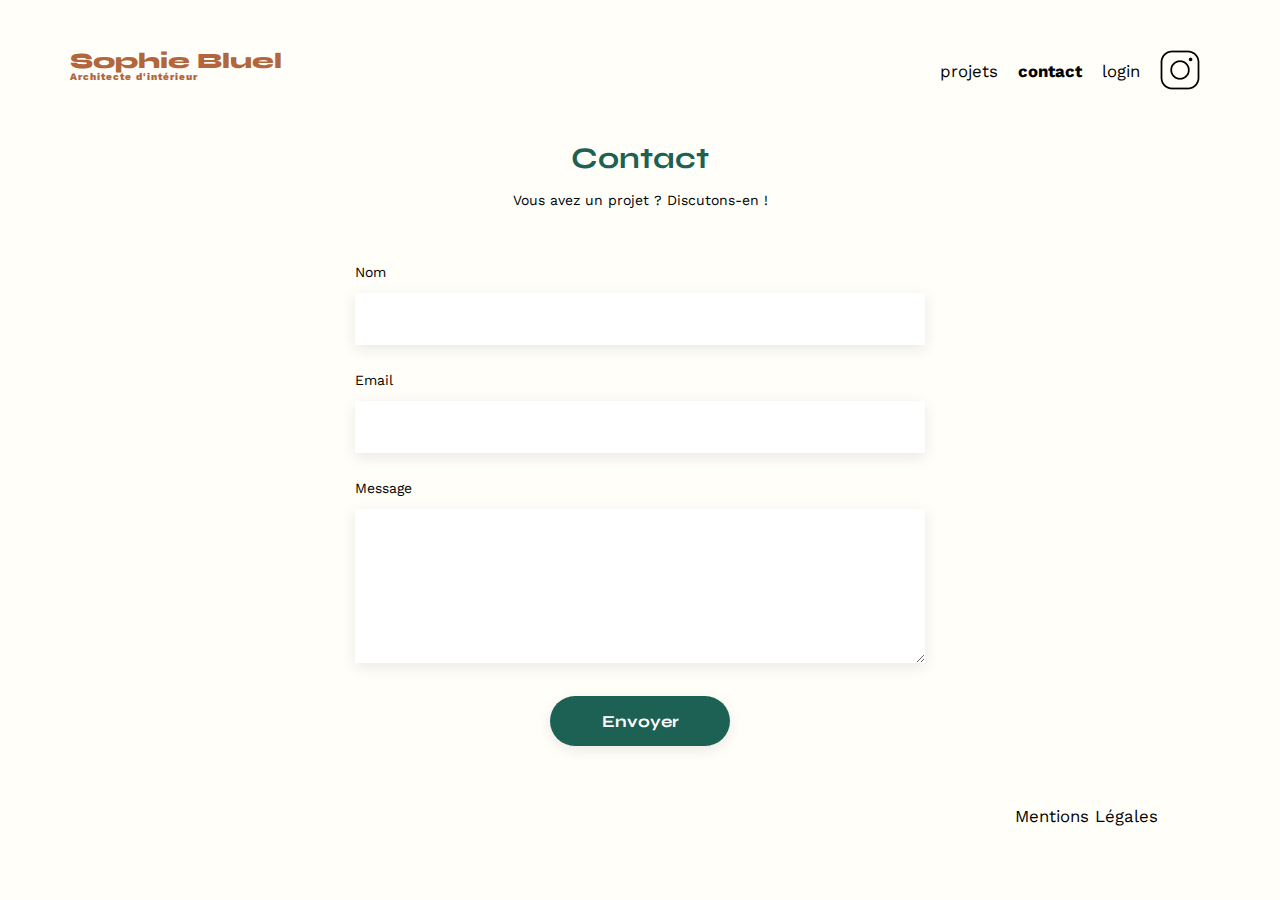
<file: FrontEnd/contact.html>
<!DOCTYPE html>
<html lang="fr">
	<head>
		<meta charset="UTF-8">
		<title>Sophie Bluel - Architecte d'intérieur</title>
		<meta name="viewport" content="width=device-width, initial-scale=1.0">
		<link rel="preconnect" href="https://fonts.googleapis.com">
		<link rel="preconnect" href="https://fonts.gstatic.com" crossorigin>
		<link href="https://fonts.googleapis.com/css2?family=Syne:wght@700;800&family=Work+Sans&display=swap" rel="stylesheet">
		<meta name="description" content="">
		<link rel="stylesheet" href="./assets/style.css">
		<script src="js/logswitch.js" defer></script>
	</head>

	<body>

		<header>
			<h1>Sophie Bluel <span>Architecte d'intérieur</span></h1>
			<nav>
				<ul>
					<li><a href="index.html" class="nav-link" data-active="false">projets</a></li>
					<li><a href="contact.html" class="nav-link" data-active="true">contact</a></li>
					<li><a class="nav-link" data-active="false" id="logInOut"></a></li>
					<li><img src="./assets/icons/instagram.png" alt="Instagram"></li>
				</ul>
			</nav>
		</header>

		<main>
			<section id="contact">
				<h2>Contact</h2>
				<p>Vous avez un projet ? Discutons-en !</p>
				<form action="#" method="post">
					<label for="name">Nom</label>
					<input type="text" name="name" id="name">
					<label for="email">Email</label>
					<input type="email" name="email" id="email">
					<label for="message">Message</label>
					<textarea name="message" id="message" cols="30" rows="10"></textarea>
					<input type="submit" value="Envoyer" id="button">
				</form>
			</section>
		</main>

		<footer class="footer">
			<nav>
				<ul>
					<li><a href="#">Mentions Légales<a/></li>
				</ul>
			</nav>
		</footer>

	</body>
</html>
</file>
<file: FrontEnd/assets/style.css>
/* http://meyerweb.com/eric/tools/css/reset/
   v2.0 | 20110126
   License: none (public domain)
*/

html, body, div, span, applet, object, iframe,
h1, h2, h3, h4, h5, h6, p, blockquote, pre,
a, abbr, acronym, address, big, cite, code,
del, dfn, em, img, ins, kbd, q, s, samp,
small, strike, strong, sub, sup, tt, var,
b, u, i, center,
dl, dt, dd, ol, ul, li,
fieldset, form, label, legend,
table, caption, tbody, tfoot, thead, tr, th, td,
article, aside, canvas, details, embed,
figure, figcaption, footer, header, hgroup,
menu, nav, output, ruby, section, summary,
time, mark, audio, video {
	margin: 0;
	padding: 0;
	border: 0;
	font-size: 100%;
	font: inherit;
	vertical-align: baseline;
}
/* HTML5 display-role reset for older browsers */
article, aside, details, figcaption, figure,
footer, header, hgroup, menu, section {
	display: block;
}
body {
	line-height: 1;
}
ol, ul {
	list-style: none;
}
blockquote, q {
	quotes: none;
}
blockquote:before, blockquote:after,
q:before, q:after {
	content: '';
	content: none;
}
table {
	border-collapse: collapse;
	border-spacing: 0;
}
/** end reset css**/
body {
	max-width: 1440px;
	margin:auto;
	background: #FFFEF8;
	font-family: 'Work Sans' ;
	font-size: 14px;
}
header {
	display: flex;
	justify-content: space-between;
	margin: 50px 0
}
header, main, footer {
	max-width: 1140px;
	margin-inline: auto;
}
section {
	margin: 50px 0
}

h1{
	display: flex;
	flex-direction: column;
	font-family: 'Syne';
	font-size: 22px;
	font-weight: 800;
	color: #B1663C
}

h1 > span {
	font-family: 'Work Sans';
	font-size:10px;
	letter-spacing: 0.1em;
;
}

h2{
	font-family: 'Syne';
	font-weight: 700;
	font-size: 30px;
	color: #1D6154
}
nav{
	display: flex;
	align-items: center;
}
nav ul {
	display: flex;
	align-items: center;
	list-style-type: none;
}
nav li {
	padding: 0 10px;
	font-size: 1.2em;
}

a {
	color: black;
	text-decoration: none;
}

a:hover {
	color: #B1663C;
}

.nav-link {
	cursor: pointer;
}

.nav-link[data-active=true] {
	font-weight: bold;
	pointer-events: none;
}

.nav-img {
	height: 20px;
}

#introduction {
	display: flex;
	align-items: center;
}
#introduction figure {
	flex: 1
}
#introduction img {
	display: block;
	margin: auto;
	width: 80%;
}

#introduction article {
	flex: 1
}
#introduction h2 {
	margin-bottom: 1em;
}

#introduction p {
	margin-bottom: 0.5em;
}
.portfolio-title {
	display: flex;
	justify-content: center;
	align-items: center;
	position: relative;
	margin-bottom: 90px;
}
.portfolio-title h2 {
	text-align: center;
}
.portfolio-title #editProjects {
	position: absolute;
	right: 30%;
}

.no-project {
	text-align: center;
	font-size: 20px;
	color: #B1663C;
}

#gallery {
	width: 100%;
	display: grid;
	grid-template-columns: 1fr 1fr 1fr;
	grid-column-gap: 20px;
	grid-row-gap: 20px;
}

#gallery img {
	width: 100%;
}

footer {
	display: flex;
	justify-content: flex-end;
	margin: 2em
}

#editHeader {
	width: 1440px;
	height: 60px;
	margin: 0 auto;
	background-color: black;
	display: flex;
	justify-content: center;
	align-items: center;
	gap: 20px;
}
.editButtons {
	background: none;
	border: none;
	color: black;
	text-decoration: none;
}
.editButtons:hover {
	cursor: pointer;
	color: #B1663C;
}
#editMode {
	color: white;
}

#publishBtn {
	background-color: white;
	border: none;
	border-radius: 20px;
	padding: 11px 23px;
	font-family: 'Work Sans';
    font-weight: bold;
}
#editPhoto {
	margin: 12px 0 0 57px;
}
#editText {
	margin-bottom: 19px;
}
#projectsFilters {
	display: flex;
	justify-content: center;
	gap: 10px;
	margin: 50px 0;
}
.filter {
	min-width: 100px;
	height: 37px;
	border: 1px solid #1D6154;
	border-radius: 18px;
	padding: 10px;
	background: #FFFEF8;
	color: #1D6154;
	font-family: 'Work Sans' ;
	font-weight: bold;
}
.filter:hover, .filter:focus-within {
	background: #1D6154;
	color: #FFFEF8;
	cursor: pointer;
}


#button:hover {
	background-color: #0E2F28;
	cursor: pointer;
}

#contact {
	width: 50%;
	margin: auto;
}
#contact > * {
	text-align: center;

}
#contact h2{
	margin-bottom: 20px;
}
#contact form {
	text-align: left;
	margin-top:30px;
	display: flex;
	flex-direction: column;
}

#contact input {
	height: 50px;
	font-size: 1.2em;
	border: none;
	box-shadow: 0px 4px 14px rgba(0, 0, 0, 0.09);
	padding-inline: 10px;
}
#contact label {
	margin: 2em 0 1em 0;
}
#contact textarea {
	border: none;
	box-shadow: 0px 4px 14px rgba(0, 0, 0, 0.09);
}

input[type="submit"]{
	font-family: 'Syne';
	font-weight: 700;
	color: white;
	background-color: #1D6154;
	margin : 2em auto ;
	width: 180px;
	text-align: center;
	border-radius: 60px ;
}

/* Login page */

#login {
	width: 50%;
	margin: auto;
}

#login > * {
	text-align: center;
}

.login-title {
	margin-bottom: 20px;
}

#login form {
	text-align: left;
	margin-top:30px;
	display: flex;
	flex-direction: column;
}

#login input {
	height: 50px;
	font-size: 1.2em;
	border: none;
	box-shadow: 0px 4px 14px rgba(0, 0, 0, 0.09);
	padding-inline: 10px;
}

#login label {
	margin: 2em 0 1em 0;
}

.password-forgot {
	text-align: center;
	color: #3D3D3D;
	text-decoration: underline;
}

#error {
	text-align: center;
	margin-top: 2em;
	color: red;
}



#editWindow {
	display: none;
	position: fixed;
	top: 0;
	left: 0;
	width: 100%;
	height: 100%;
	background-color: rgba(0, 0, 0, 0.3);
	z-index: 9999;
}

#editGallery {
	position: fixed;
	top: 50%;
	left: 50%;
	transform: translate(-50%, -50%);
	width: 630px;
	height: 730px;
	border-radius: 10px;
	background-color: white;
	display: flex;
	flex-direction: column;
	align-items: center;
}

.backGallery {
	position: absolute;
	top: 26px;
	left: 30px;
	width: 21px;
	height: 21px;
	text-align: center;
	line-height: 21px;
	color: black;
}
#backButton:hover {
	cursor: pointer;
	color: #B1663C;
}
.closeGallery {
	position: absolute;
	top: 26px;
	right: 30px;
	width: 24px;
	height: 24px;
	text-align: center;
	line-height: 24px;
	color: black;
}
#closeButton1:hover, #closeButton2:hover {
	cursor: pointer;
	color: #B1663C;
}

.modale-title {
	margin: 60px 0 46px;
	font-size: 26px;
	line-height: 30px;
}

#miniGallery {
	display: grid;
	grid-template-columns: repeat(5, 1fr);
	gap: 6px;
	margin-bottom: 50px;
}

.miniProject {
	width: 80px;
	height: 120px;
	position: relative;
}
#miniGallery img {
	width: 80px;
	height: 100px;
}
#miniGallery p {
	font-size: 12px;
}
#miniGallery p:hover {
	cursor: pointer;
	color: #B1663C;
}
.moveProject, .deleteProject {
	position: absolute;
	top: 6px;
	width: 17px;
	height: 17px;
	border-radius: 2px;
	background-color: black;
	color: white;
	font-size: 10px;
	text-align: center;
	line-height: 17px;
}
.moveProject:hover, .deleteProject:hover {
	cursor: pointer;
	color: #B1663C;
}
.moveProject {
	display: none;
	right: 26px;
}
.miniProject:hover .moveProject {
	display: block;
}
.deleteProject {
	right: 6px;
}

.barre {
	width: 420px;
	margin: 0;
}

#addPhotoButton {
	margin: 38px 0 23px;
	border: none;
	background-color: #1D6154;
	padding: 10px 50px;
	font-family: 'Syne';
	font-weight: 700;
	color: white;
	text-align: center;
	border-radius: 60px ;
}
#addPhotoButton:hover {
	background-color: #0E2F28;
	cursor: pointer;
}

#deleteGalleryBtn {
	color: #D65353;
}
#deleteGalleryBtn:hover {
	cursor: pointer;
	color: #bb0000;
	font-weight: bold;
}

#addPhoto {
	position: fixed;
	top: 50%;
	left: 50%;
	transform: translate(-50%, -50%);
	border-radius: 10px;
	width: 630px;
	height: 670px;
	background-color: white;
	display: flex;
	flex-direction: column;
	align-items: center;
}
.modale-photo-title {
	margin: 60px 0 36px;
	font-size: 26px;
	line-height: 30px;
}
.addPhotoSection {
	width: 420px;
	height: 169px;
	background-color: #E8F1F6;
	position: relative;
}
#newPhotoForm {
	display: flex;
	flex-direction: column;
	align-items: center;
}
.imageIcon {
	margin: 28px 0 21px;
	height: 46px;
}
.fa-image {
	font-size: 48px;
	color: #B9C5CC;
}
#uploadButton {
	border: none;
	background-color: #CBD6DC;
	padding: 10px 33px;
	color: #306685;
	font-weight: bold;
	text-align: center;
	border-radius: 50px ;
}
#uploadButton:hover {
	background-color: #306685;
	color: #CBD6DC;
	cursor: pointer;
}
.photo-format {
	font-size: 10px;
	line-height: 12px;
	margin: 7px 0 19px;
}

#newPhoto {
	position: absolute;
	display: none;
	top: 0;
	left: 0;
	width: 100%;
	height: 100%;
	background-color: #E8F1F6;
	justify-content: center;
	align-items: center;
}
#imageUpload {
	display: none;
}
#newImage {
	height: 100%;
	width: auto;
}


#addPhotoForm {
	margin: 30px 0 47px;
	width: 420px;
	display: flex;
	flex-direction: column;
	justify-content: center;
}

#addPhotoForm label {
	text-align: left;
	margin-bottom: 10px;
}
#addPhotoForm input, #addPhotoForm select {
	height: 50px;
	font-size: 1.2em;
	border: none;
	box-shadow: 0px 4px 14px rgba(0, 0, 0, 0.09);
	padding-inline: 10px;
}

#addPhotoForm input {
	margin-bottom: 20px;
}

#validation {
	margin: 32px 0 55px;
	border: none;
	background-color: #A7A7A7;
	padding: 10px 50px;
	font-family: 'Syne';
	font-weight: 700;
	color: white;
	text-align: center;
	border-radius: 60px ;
}
</file>
